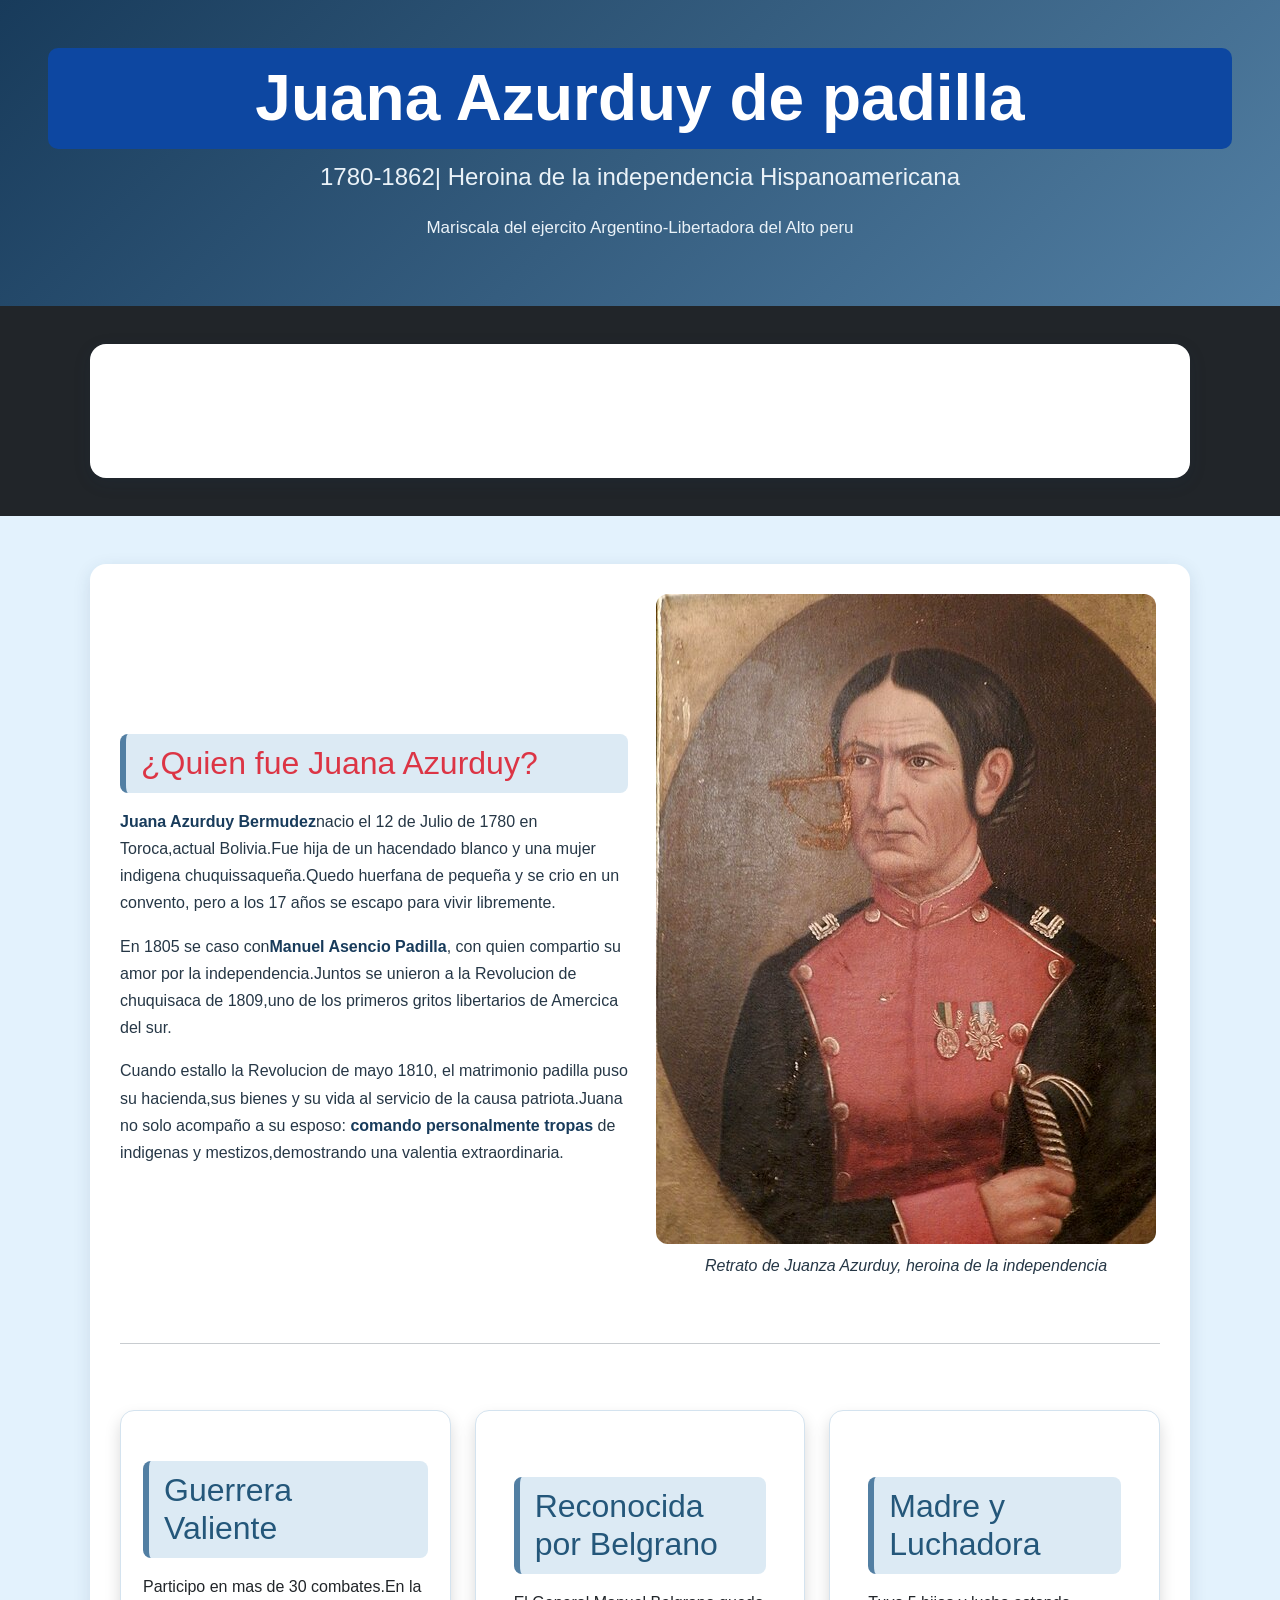
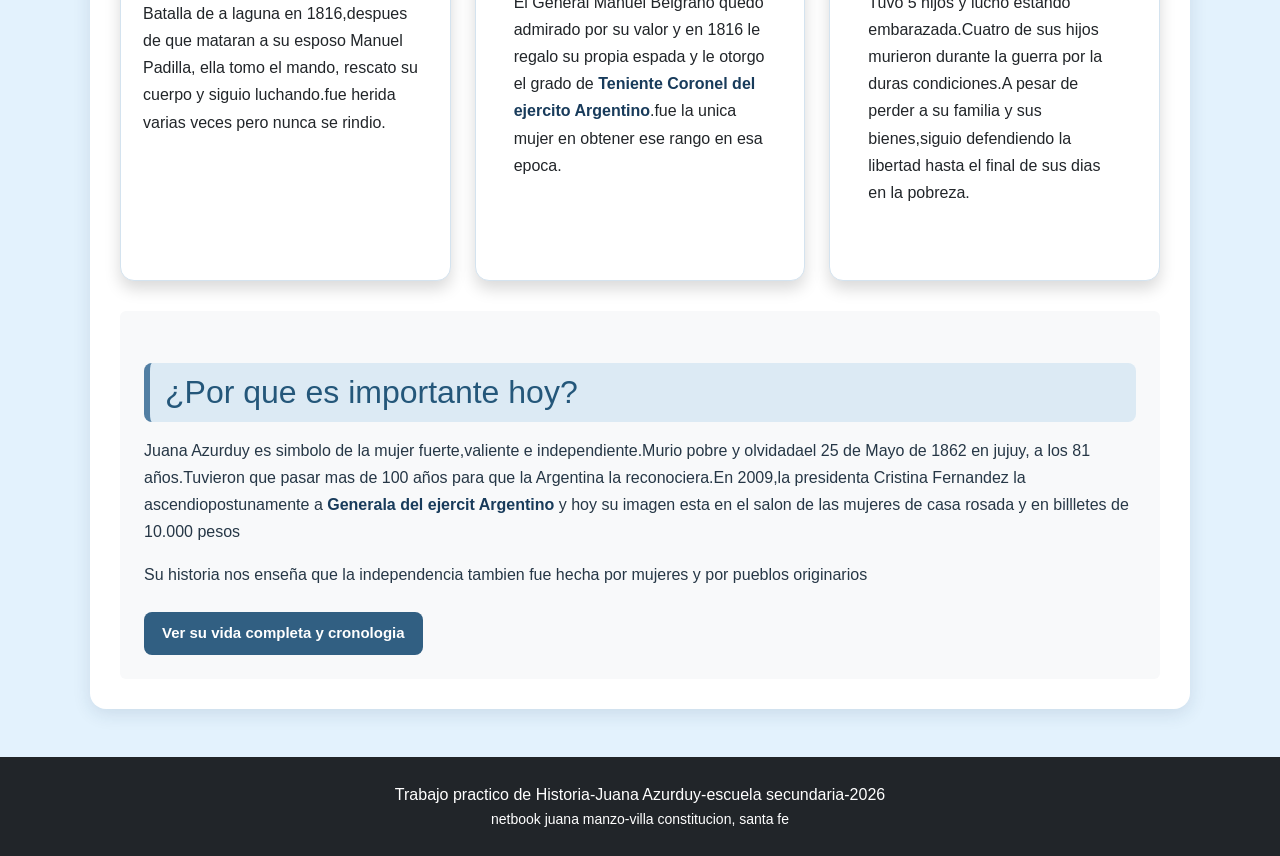
<file: index.html>
<!DOCTYPE html>
<html lang="es">
    <head>
            <meta charset="UTF-8">
        <meta name="viewport"
        content="width=device-width, initial-scale=1.0">
        <title>Juana Azurduy-Heroina de la Patria</title>
        <link href="https://
        cdn.jsdelivr.net/npm/bootstrap@5.3.0/dist/css/bootstrap.min.css"
        rel="stylesheet">
        <link rel="stylesheet"
        href="estilo.css">
        </head>
        <body>
            <header class="text-center p-5 bg-danger text-white">
                                        <h1 class="display-3 fw-bold">Juana Azurduy de padilla</h1>
                                        <p class="lead fs-4">1780-1862| Heroina de la independencia Hispanoamericana</p>
                                        <p>Mariscala del ejercito Argentino-Libertadora del Alto peru</p>
                                        </header>
            <nav class="navbar navbar-expand-lg navbar-dark bg-dark sticky-top">
                <div class="container">
                    <ul class="navbar-nav ms-auto" style="flex-direction:row; gap:15px;">
                        <li class="nav-item"></li>
                                <li class="nav-item"><a
                                    class="nav-link"
                                    href="vida.html">Vida</a></li>
                                <li class="nav-item"><a
                                    class="nav-link"
                                    href="efemerides.html">Efemerides</a></li>
                                    <li class="nav-item"><a
                                        class="nav-link"
                                        href="legado.html">Legado</a></li>
                                        </ul>
                                        </div>
                                        </nav>
                                        <main class="container mt-5">
                                            <div class="row align-items-center">
                                                <div class="col-md-6">
                                                    <h2 class="text-danger">¿Quien fue Juana Azurduy?</h2>
                                                    <p><strong>Juana Azurduy Bermudez</strong>nacio el 12 de Julio de 1780 en Toroca,actual Bolivia.Fue hija de un hacendado blanco y una mujer indigena chuquissaqueña.Quedo huerfana de pequeña y se crio en un convento, pero a los 17 años se escapo para vivir libremente. </p>
                                                    <p>En 1805 se caso con<strong>Manuel Asencio Padilla</strong>, con quien compartio su amor por la independencia.Juntos se unieron a la Revolucion de chuquisaca de 1809,uno de los primeros gritos libertarios de Amercica del sur.</p>
                                                    <p>Cuando estallo la Revolucion de mayo 1810, el matrimonio padilla puso su hacienda,sus bienes y su vida al servicio de la causa patriota.Juana no solo acompaño  a su esposo: <strong> comando personalmente tropas</strong> de indigenas y mestizos,demostrando una valentia extraordinaria.</p>
                                                    </div>
                                                    <div class="col-md-6 text-center">
                                                        <img src="img/foto1.jpg"
                                                        alt="Juana Azurduy">
                                                        <p class="mt-2 fst-italic">Retrato de Juanza Azurduy, heroina de la independencia</p>
                                                        </div>
                                                        </div>
                                                        <hr class="my-5">
                                                        <div class="row">
                                                            <div class="col-md-4">
                                                                <div class="card h-100
                                                                shadow">
                                                                <div class="card--body">
                                                                    <h2>Guerrera Valiente</h2>
                                                                    <p class="card-text">Participo en mas de 30 combates.En la Batalla de a laguna en 1816,despues de que mataran a su esposo Manuel Padilla, ella tomo el mando, rescato su cuerpo y siguio luchando.fue herida varias veces pero nunca se rindio.</p>
                                                                      </div>
                                                                      </div>
                                                                      </div>
                                                                      <div class="col-md-4">
                                                                        <div class="card h-100
                                                                        shadow">
                                                                        <div class="card-body">
                                                                    
                                                                            <h2>Reconocida por Belgrano</h2>
                                                                            <p>El General Manuel Belgrano quedo admirado por su valor y en 1816 le regalo su propia espada y le otorgo el grado de <strong>Teniente Coronel del ejercito Argentino</strong>.fue la unica mujer en obtener ese rango en esa epoca.</p>
                                                                            </div>
                                                                            </div>
                                                                            </div>
                                                                            <div class="col-md-4">
                                                                                <div class="card h-100
                                                                                shadow">
                                                                                <div class="card-body">
                                                                                
                                                                                    <h2>Madre y Luchadora</h2>
                                                                                    <p class="card-text">Tuvo 5 hijos y lucho estando embarazada.Cuatro de sus hijos murieron durante la guerra por la duras condiciones.A pesar de perder a su familia y sus bienes,siguio defendiendo la libertad hasta el final de sus dias en la pobreza. </p>
                                                                                    </div>
                                                                                    </div>
                                                                                    </div>
                                                                                    </div>

                                                                                    <div class="mt-5 p-4 bg-light rounded">
                                                                                        <h2>¿Por que es importante hoy?</h2>
                                                                                        <p>Juana Azurduy es simbolo de la mujer fuerte,valiente e independiente.Murio pobre y olvidadael 25 de Mayo de 1862 en jujuy, a los 81 años.Tuvieron que pasar mas de 100 años para que la Argentina la reconociera.En 2009,la presidenta Cristina Fernandez la ascendiopostunamente a <strong> Generala del ejercit Argentino</strong> y hoy su imagen esta en el salon de las mujeres de casa rosada y en billletes de 10.000 pesos </p>
                                                                                        <p>Su historia nos enseña que la independencia tambien fue hecha por mujeres y por pueblos originarios</p>
                                                                                        <a href="vida.html"
                                                                                        class="btn btn-danger btn-lg mt-2">Ver su vida completa y cronologia</a>
                                                                                        </div>
                                                                                        </main>
                                                                                        <footer class="bg-dark text-white text-center p-4 mt-5">
                                                                                            <p class="m-0">Trabajo practico de Historia-Juana Azurduy-escuela secundaria-2026</p>
                                                                                            <p class="m-0 small">netbook juana manzo-villa constitucion, santa fe</p>
                                                                                            </footer>
                                                                                            </body>
                                                                                            </html>
</file>
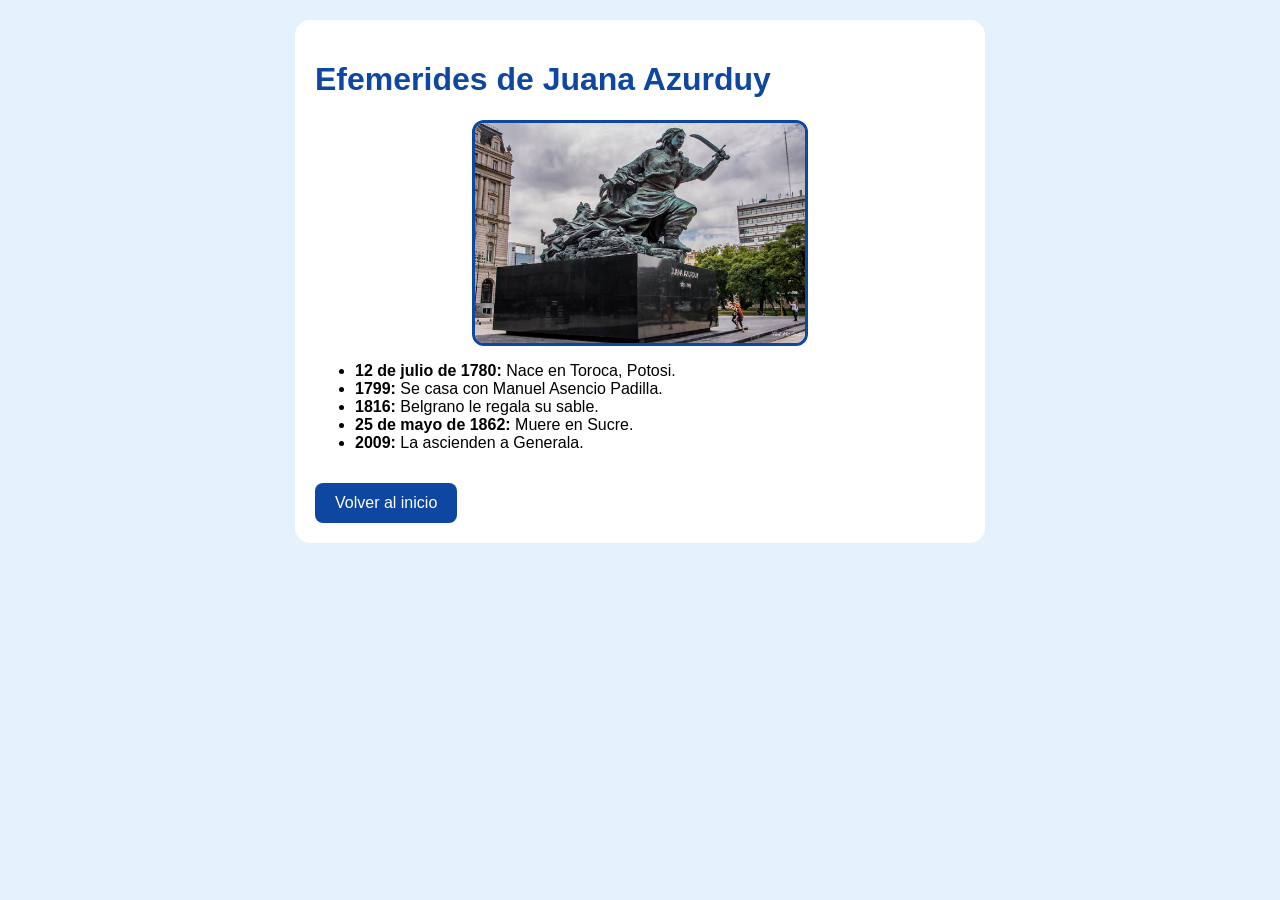
<file: efemerides.html>
<!DOCTYPE html>
<html lang="es">
<head>
<meta charset="UTF-8">
<title>Efemerides de Juana Azurduy</title>
<style>
body{font-family:Arial;background:#e3f2fd;margin:0;padding:20px}
.card{background:white;max-width:650px;margin:auto;padding:20px;border-radius:15px}
h1{color:#0d47a1}
img{width:100%;max-width:330px;border-radius:12px;display:block;margin:15px auto;border:3px solid #0d47a1}
a{display:inline-block;background:#0d47a1;color:white;padding:11px 20px;border-radius:8px;text-decoration:none;margin-top:15px}
</style>
</head>
<body>
<div class="card">
<h1>Efemerides de Juana Azurduy</h1>

<img src="img/foto3m.jpg" alt="Juana Azurduy">

<ul>
<li><b>12 de julio de 1780:</b> Nace en Toroca, Potosi.</li>
<li><b>1799:</b> Se casa con Manuel Asencio Padilla.</li>
<li><b>1816:</b> Belgrano le regala su sable.</li>
<li><b>25 de mayo de 1862:</b> Muere en Sucre.</li>
<li><b>2009:</b> La ascienden a Generala.</li>
</ul>

<a href="index.html">Volver al inicio</a>
</div>
</body>
</html>
</file>
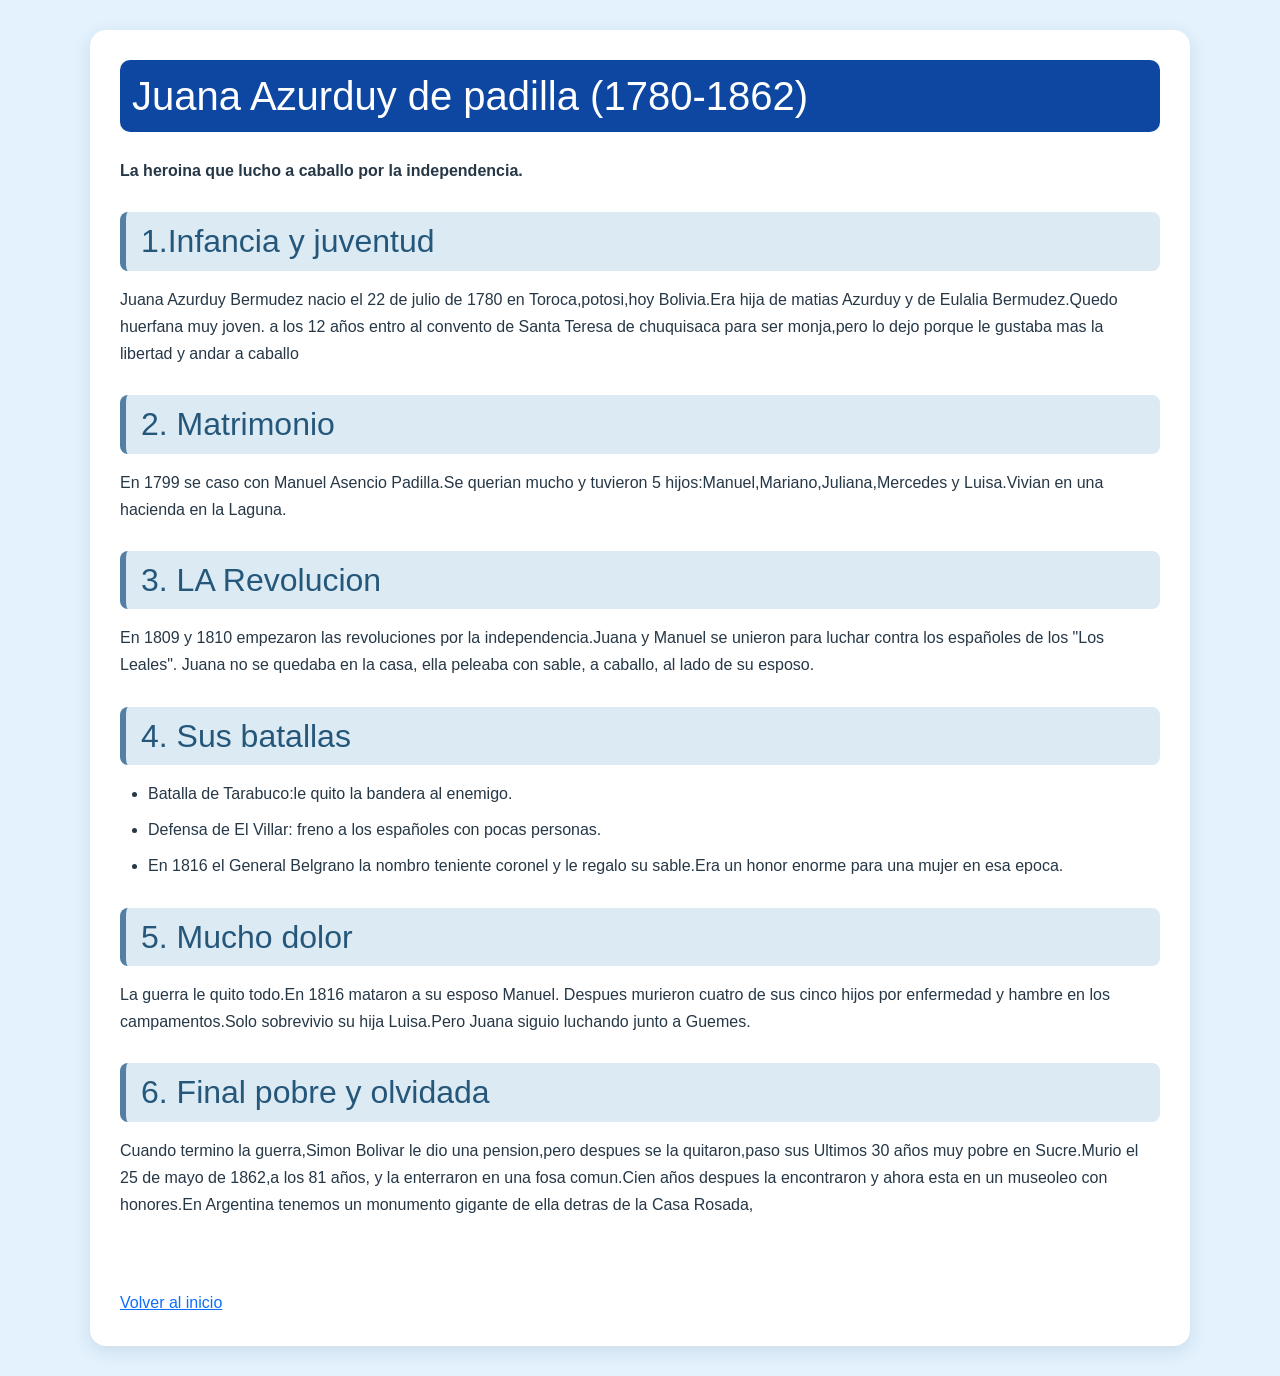
<file: vida.html>
<!DOCTYPE html>
<html>
    <head>
    <meta charset="UTF-8">
    <meta name="viewport" content="width=device-width, initial-scale=1.0">
    <title>La vida de Juana Azurduy</title>

    <link rel="stylesheet" href="https://cdn.jsdelivr.net/npm/bootstrap@5.3.0/dist/css/bootstrap.min.css">
    <link rel="stylesheet" href="estilo.css">
</head>
        <body>
        

                        
            <div class="container contenido">
            <h1>Juana Azurduy de padilla (1780-1862)</h1>
            <p><b>La heroina que lucho a caballo por la independencia.</b></p>
            <h2>1.Infancia y juventud</h2>
            <p>Juana Azurduy Bermudez nacio el 22 de julio de 1780 en Toroca,potosi,hoy Bolivia.Era hija de matias Azurduy y de Eulalia Bermudez.Quedo huerfana muy joven. a los 12 años entro al convento de Santa Teresa de chuquisaca para ser monja,pero lo dejo porque le gustaba mas la libertad y andar a caballo</p>
            <h2>2. Matrimonio</h2>
            <p>En 1799 se caso con Manuel Asencio Padilla.Se querian mucho y tuvieron 5 hijos:Manuel,Mariano,Juliana,Mercedes y Luisa.Vivian en una hacienda en la Laguna.</p>
            <h2>3. LA Revolucion</h2>
            <P>En 1809 y 1810 empezaron las revoluciones por la independencia.Juana y Manuel se unieron para luchar contra los españoles de los "Los Leales". Juana no se quedaba en la casa, ella peleaba con sable, a caballo, al lado de su esposo.</P>
            <h2>4. Sus batallas</h2>
            <ul>
                <li>Batalla de Tarabuco:le quito la bandera al enemigo.</li>
                <li>Defensa de El Villar: freno a los españoles con pocas personas.</li>
                <li>En 1816 el General Belgrano la nombro teniente coronel y le regalo su sable.Era un honor enorme para una mujer en esa epoca.</li>
                </ul>
                <h2>5. Mucho dolor</h2>
                <p>La guerra le quito todo.En 1816 mataron a su esposo Manuel. Despues murieron cuatro de sus cinco hijos por enfermedad y hambre en los campamentos.Solo sobrevivio su hija Luisa.Pero Juana siguio luchando junto a Guemes.</p>
                <h2>6. Final pobre y olvidada</h2>
                <p>Cuando termino la guerra,Simon Bolivar le dio una pension,pero despues se la quitaron,paso sus Ultimos 30 años muy pobre en Sucre.Murio el 25 de mayo de 1862,a los 81 años, y la enterraron en una fosa comun.Cien años despues la encontraron y ahora esta en un museoleo con honores.En Argentina tenemos un monumento gigante de ella detras de la Casa Rosada,</p>
                <br><br>
                <a href="index.html">Volver al inicio</a>
                </body>
            </div>
                </html>
</file>
<file: estilo.css>
/* =================================
   ESTILO GENERAL - JUANA AZURDUY
================================= */

* {
    box-sizing: border-box;
    margin: 0;
    padding: 0;
}

body {
    font-family: "Segoe UI", Arial, sans-serif;
    
background-color: #90CAF9;
    color: #263746;
    line-height: 1.7;
}

/* =================================
   ENCABEZADO
================================= */

header {
    background: linear-gradient(135deg, #183b5b, #527fa3);
    color: white;
    text-align: center;
    padding: 35px 20px;
}

header h1 {
    font-size: 38px;
    margin-bottom: 8px;
    color: white;
}

header p {
    font-size: 17px;
    color: #eaf2f8;
}

/* MENU HORIZONTAL */
nav ul {
    display: flex;
    flex-direction: row;
    justify-content: center;
    align-items: center;
    gap: 20px;
    list-style: none;
    margin: 0;
    padding: 15px;
}

nav ul li {
    list-style: none;
    margin: 0;
    padding: 0;
}

nav ul li a {
    display: inline-block;
    text-decoration: none;
    color: white;
    background-color: #315f82;
    padding: 10px 18px;
    border-radius: 8px;
}

/* QUITAR LOS PUNTITOS */
nav ul li::marker {
    content: "";
}

nav a:hover {
    background-color: #dceaf4;
    color: #183b5b;
}

/* =================================
   CONTENIDO PRINCIPAL
================================= */

main {
    width: 90%;
    max-width: 1100px;
    margin: 35px auto;
}

.container,
.contenido {
    max-width: 1100px;
    margin: 30px auto;
    padding: 30px;
    background-color: #ffffff;
    border-radius: 16px;
    box-shadow: 0 5px 18px rgba(24, 59, 91, 0.12);
}

/* =================================
   TÍTULOS
================================= */

h1 {
    color: #183b5b;
    margin-bottom: 25px;
}

h2 {
    color: #24577a;
    background-color: #dceaf4;
    border-left: 6px solid #527fa3;
    border-radius: 8px;
    padding: 10px 15px;
    margin: 28px 0 15px;
    font-size: 32px;
}

h3 {
    color: #315f82;
    margin-bottom: 10px;
}

/* =================================
   TEXTOS
================================= */

p {
    margin-bottom: 16px;
    font-size: 16px;
}

strong {
    color: #183b5b;
}

/* =================================
   TARJETAS
================================= */

.card {
    background-color: white;
    border: 1px solid #d4e3ef;
    border-radius: 14px;
    padding: 22px;
    margin: 18px 0;
    box-shadow: 0 4px 12px rgba(24, 59, 91, 0.10);
    transition: transform 0.2s, box-shadow 0.2s;
}

.card:hover {
    transform: translateY(-3px);
    box-shadow: 0 7px 18px rgba(24, 59, 91, 0.16);
}

.contenedor-tarjetas {
    display: grid;
    grid-template-columns: repeat(auto-fit, minmax(240px, 1fr));
    gap: 22px;
    margin: 25px 0;
}

/* =================================
   IMÁGENES
================================= */

img {
    max-width: 100%;
    height: auto;
    border-radius: 12px;
}

.card img {
    width: 100%;
    max-height: 300px;
    object-fit: cover;
    margin-bottom: 15px;
}

.imagen-principal {
    display: block;
    width: 100%;
    max-width: 700px;
    max-height: 420px;
    object-fit: cover;
    margin: 25px auto;
    border-radius: 15px;
}

/* =================================
   BOTONES Y ENLACES
================================= */

button,
.boton,
.btn {
    display: inline-block;
    background-color: #315f82;
    color: white;
    text-decoration: none;
    border: none;
    border-radius: 8px;
    padding: 10px 18px;
    font-size: 15px;
    font-weight: 600;
    cursor: pointer;
    transition: 0.3s;
}

button:hover,
.boton:hover,
.btn:hover {
    background-color: #183b5b;
    color: white;
}

/* =================================
   LISTAS
================================= */

ul,
ol {
    padding-left: 28px;
    margin: 15px 0;
}

li {
    margin-bottom: 9px;
}

/* =================================
   LÍNEA HISTÓRICA / EFEMÉRIDES
================================= */

.timeline {
    position: relative;
    margin: 25px 0;
    padding-left: 25px;
    border-left: 4px solid #527fa3;
}

.timeline-item {
    background-color: #f3f7fa;
    border: 1px solid #d4e3ef;
    border-radius: 12px;
    padding: 18px;
    margin-bottom: 20px;
}

.timeline-item h3 {
    color: #183b5b;
}

/* =================================
   CONTENIDO CON IMAGEN AL COSTADO
================================= */

.contenido-lateral {
    display: flex;
    align-items: flex-start;
    gap: 25px;
    margin: 25px 0;
}

.contenido-lateral img {
    width: 40%;
    max-width: 350px;
    object-fit: cover;
}

.contenido-lateral .texto {
    flex: 1;
}

/* =================================
   PIE DE PÁGINA
================================= */

footer {
    background-color: #183b5b;
    color: white;
    text-align: center;
    padding: 22px;
    margin-top: 40px;
}

footer p {
    margin: 0;
    color: white;
}

/* =================================
   DISEÑO PARA CELULARES
================================= */

@media (max-width: 700px) {
    header {
        padding: 25px 15px;
    }

    header h1 {
        font-size: 29px;
    }

    nav {
        flex-direction: column;
    }

    nav a {
        width: 100%;
        text-align: center;
    }

    main {
        width: 94%;
        margin: 20px auto;
    }

    .container,
    .contenido {
        width: 94%;
        margin: 20px auto;
        padding: 18px;
    }

    h2 {
        font-size: 21px;
    }

    .contenedor-tarjetas {
        grid-template-columns: 1fr;
    }

    .contenido-lateral {
        flex-direction: column;
    }

    .contenido-lateral img {
        width: 100%;
        max-width: none;
    }

}

body {
  background-color: #E3F2FD;
}

h1 {
  background-color: #0D47A1;
  color: white;
  padding: 12px;
  border-radius: 10px;
}
</file>
